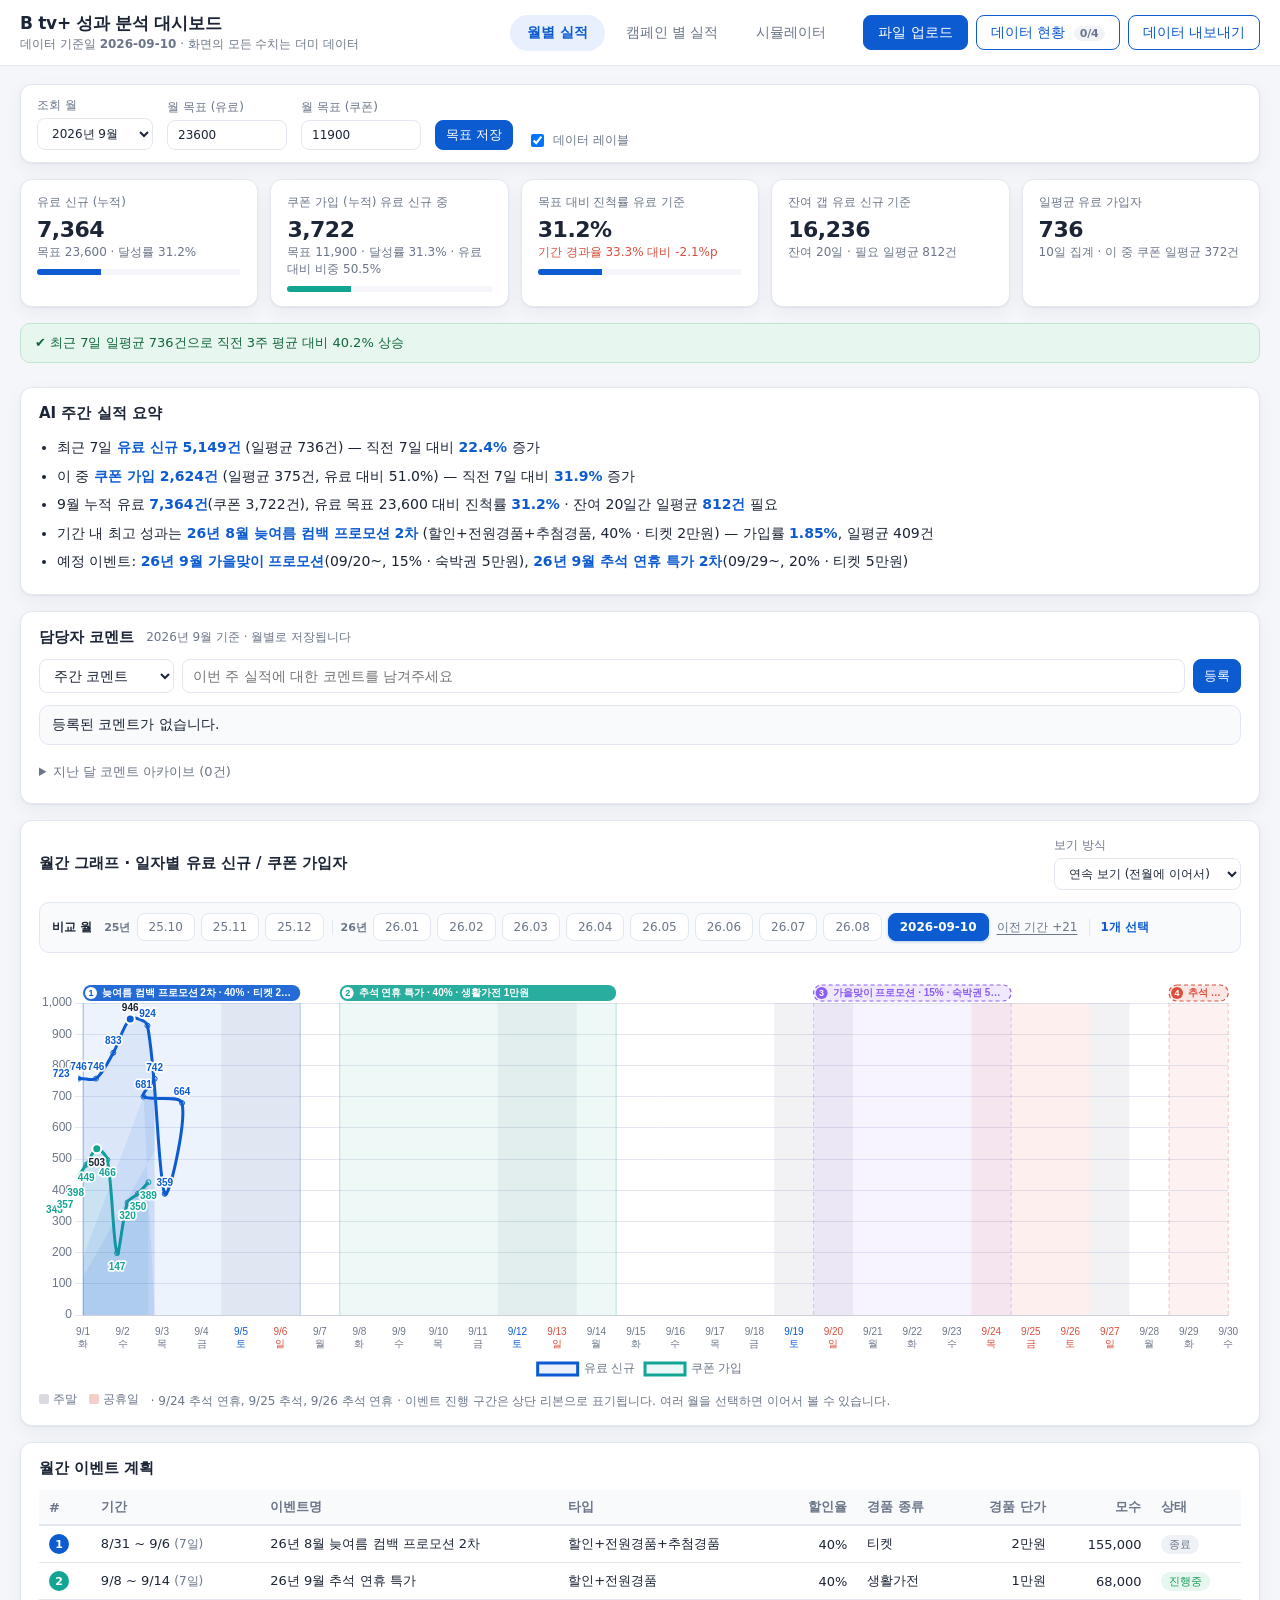
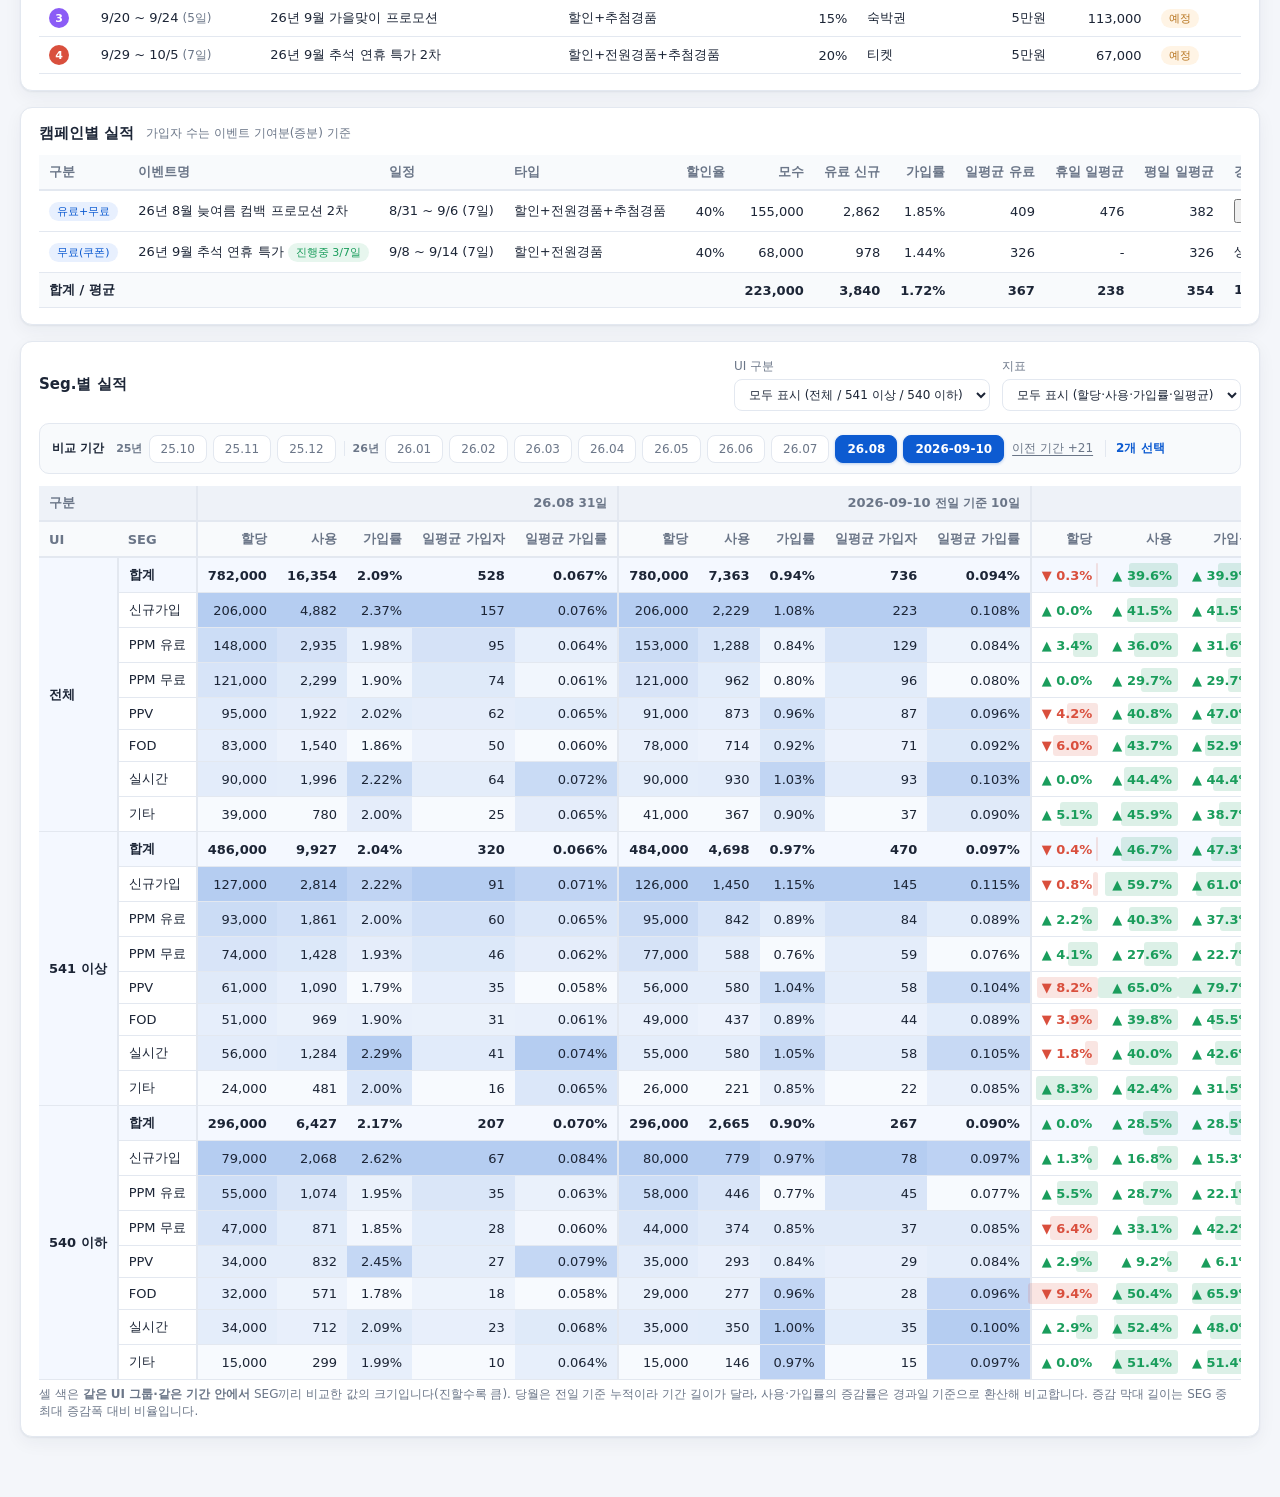
<file: btv-dashboard/index.html>
<!DOCTYPE html>
<html lang="ko">
<head>
  <meta charset="UTF-8">
  <meta name="viewport" content="width=device-width, initial-scale=1.0">
  <title>B tv+ 성과 분석 대시보드</title>
  <!-- 사내망에서 외부 요청이 막혀도 동작하도록 폰트·차트 라이브러리 모두 외부 의존 없이 구성 -->
  <link rel="stylesheet" href="style.css">
</head>
<body>
  <header class="topbar">
    <div class="brand">
      <strong>B tv+ 성과 분석 대시보드</strong>
      <span class="meta">데이터 기준일 <b id="asOf">2026-09-10</b> · 화면의 모든 수치는 더미 데이터</span>
    </div>
    <nav class="tabs" id="viewTabs">
      <button class="tab active" data-view="perf">월별 실적</button>
      <button class="tab" data-view="compare">캠페인 별 실적</button>
      <button class="tab" data-view="sim">시뮬레이터</button>
    </nav>
    <div class="actions">
      <label class="btn" for="csvInput">파일 업로드</label>
      <input type="file" id="csvInput" accept=".csv,.xlsx,.xls,text/csv" hidden>
      <button class="btn ghost" id="dataBtn">데이터 현황 <span class="badge" id="dataBadge">0/4</span></button>
      <button class="btn ghost" id="exportBtn">데이터 내보내기</button>
    </div>
  </header>

  <div id="uploadNote" class="upload-note" hidden></div>

  <main class="layout">
    <div class="views">
      <!-- 1. 현재 실적 파악 -->
      <section class="view active" id="view-perf">
        <div class="toolbar">
          <label>조회 월
            <select id="perfMonth"></select>
          </label>
          <label>월 목표 (유료)
            <input type="number" id="targetPaid" step="100">
          </label>
          <label>월 목표 (쿠폰)
            <input type="number" id="targetCoupon" step="100">
          </label>
          <button class="btn small" id="saveTarget">목표 저장</button>
          <label class="checkbox"><input type="checkbox" id="showLabels" checked> 데이터 레이블</label>
        </div>

        <div class="kpi-grid" id="perfKpis"></div>
        <div id="perfSignals"></div>

        <section class="card">
          <header class="card-head">
            <h2>AI 주간 실적 요약</h2>
          </header>
          <div id="weeklySummary" class="summary"></div>
        </section>

        <section class="card">
          <header class="card-head">
            <h2>담당자 코멘트</h2>
            <span class="hint" id="commentScope"></span>
          </header>
          <form class="comment-form" id="commentForm">
            <select id="commentKind">
              <option value="weekly">주간 코멘트</option>
              <option value="closing">월 마감 코멘트</option>
            </select>
            <input type="text" id="commentText" placeholder="이번 주 실적에 대한 코멘트를 남겨주세요" maxlength="300">
            <button class="btn small" type="submit">등록</button>
          </form>
          <ul class="comment-list" id="commentList"></ul>
          <details class="comment-archive">
            <summary>지난 달 코멘트 아카이브 <span id="archiveCount"></span></summary>
            <ul class="comment-list" id="archiveList"></ul>
          </details>
        </section>

        <section class="card">
          <header class="card-head">
            <h2>월간 그래프 · 일자별 유료 신규 / 쿠폰 가입자</h2>
            <div class="inline-filters">
              <label>보기 방식
                <select id="chartMode">
                  <option value="timeline">연속 보기 (전월에 이어서)</option>
                  <option value="overlay">겹쳐 보기 (월별 추이 비교)</option>
                </select>
              </label>
              <label id="overlaySeriesWrap" hidden>비교 계열
                <select id="overlaySeries">
                  <option value="paid">유료 신규</option>
                  <option value="coupon">쿠폰 가입</option>
                </select>
              </label>
            </div>
          </header>
          <div class="period-picker">
            <span class="hint">비교 월</span>
            <div class="chips" id="chartMonths"></div>
          </div>
          <div class="chart-wrap tall"><canvas id="monthChart"></canvas></div>
          <p class="hint" id="chartHint"></p>
        </section>

        <section class="card">
          <header class="card-head"><h2>월간 이벤트 계획</h2></header>
          <div class="table-wrap"><table id="eventPlanTable"></table></div>
        </section>

        <section class="card">
          <header class="card-head">
            <h2>캠페인별 실적</h2>
            <span class="hint">가입자 수는 이벤트 기여분(증분) 기준</span>
          </header>
          <div class="table-wrap"><table id="campaignTable"></table></div>
        </section>

        <section class="card">
          <header class="card-head">
            <h2>Seg.별 실적</h2>
            <div class="inline-filters">
              <label>UI 구분
                <select id="segUi"></select>
              </label>
              <label>지표
                <select id="segMetric"></select>
              </label>
            </div>
          </header>
          <div class="period-picker">
            <span class="hint">비교 기간</span>
            <div class="chips" id="segPeriods"></div>
          </div>
          <div class="table-wrap"><table id="segTable"></table></div>
          <p class="hint">셀 색은 <b>같은 UI 그룹·같은 기간 안에서</b> SEG끼리 비교한 값의 크기입니다(진할수록 큼). 당월은 전일 기준 누적이라 기간 길이가 달라, 사용·가입률의 증감률은 경과일 기준으로 환산해 비교합니다. 증감 막대 길이는 SEG 중 최대 증감폭 대비 비율입니다.</p>
        </section>
      </section>

      <!-- 2. 실적 비교 분석 -->
      <section class="view" id="view-compare">
        <section class="card">
          <header class="card-head">
            <h2>전체 이벤트 실적</h2>
            <span class="hint" id="allCount"></span>
            <button class="btn small" id="eventAdd">이벤트 직접 입력</button>
            <button class="btn small ghost" id="allReset">당월로 초기화</button>
          </header>
          <div class="filter-bar">
            <label>진행 년도<select id="f-year"><option value="">전체</option></select></label>
            <label>진행 월<select id="f-month"><option value="">전체</option></select></label>
            <label>이벤트 종류<select id="f-type"><option value="">전체</option></select></label>
            <label>할인율<select id="f-discount"><option value="">전체</option></select></label>
            <label>이벤트명<select id="f-name"><option value="">전체</option></select></label>
            <label>경품 방식<select id="f-method"><option value="">전체</option></select></label>
            <label>경품 유형<select id="f-form"><option value="">전체</option></select></label>
            <label>경품 종류<select id="f-kind"><option value="">전체</option></select></label>
          </div>
          <div class="ai-comment" id="allComment"></div>
          <div class="table-wrap scroll-y"><table id="allEventsTable"></table></div>
        </section>

        <section class="card">
          <header class="card-head">
            <h2>현재 ↔ 과거 이벤트 비교</h2>
            <div class="inline-filters">
              <label>기준 이벤트
                <select id="baseEvent"></select>
              </label>
              <label>비교 대상
                <select id="compareCount">
                  <option value="3">유사 이벤트 3건</option>
                  <option value="5">유사 이벤트 5건</option>
                  <option value="all">전체 평균</option>
                </select>
              </label>
              <button class="btn small ghost" id="onePagerOpen">원페이저</button>
            </div>
          </header>
          <div id="compareCards" class="kpi-grid"></div>
          <p class="hint" id="compareHint"></p>
          <div class="ai-comment" id="compareComment"></div>
          <div class="chart-wrap"><canvas id="compareChart"></canvas></div>
          <div class="table-wrap"><table id="compareTable"></table></div>
        </section>

        <section class="card">
          <header class="card-head">
            <h2>교차분석</h2>
            <div class="inline-filters">
              <label>분석 단위
                <select id="pivotUnit">
                  <option value="prize">경품 단위 (등급별 분해)</option>
                  <option value="event">이벤트 단위 (경품 합산)</option>
                </select>
              </label>
              <label>행 기준
                <select id="pivotRow"></select>
              </label>
              <label>열 기준
                <select id="pivotCol"></select>
              </label>
              <label>지표
                <select id="pivotMetric"></select>
              </label>
            </div>
          </header>
          <div class="ai-comment" id="pivotComment"></div>
          <div class="table-wrap"><table id="pivotTable"></table></div>
          <p class="hint" id="pivotHint"></p>
          <div class="drill" id="pivotDrill" hidden></div>
        </section>

        <section class="card">
          <header class="card-head">
            <h2>증분 효과 · 되돌림</h2>
            <span class="hint">이벤트가 실제로 끌어올린 순증분과, 종료 직후 수요가 꺼지는 폭</span>
          </header>
          <div class="kpi-grid" id="incrementalCards"></div>
          <div class="ai-comment" id="incrementalComment"></div>
        </section>

        <section class="card">
          <header class="card-head">
            <h2>전년 동기 비교</h2>
            <span class="hint" id="seasonBasis"></span>
          </header>
          <div class="ai-comment" id="seasonComment"></div>
          <div class="table-wrap"><table id="seasonTable"></table></div>
        </section>

        <section class="card">
          <header class="card-head">
            <h2>이벤트 데이 커브</h2>
            <div class="inline-filters">
              <label>비교 대상
                <select id="curveScope">
                  <option value="similar">기준 + 유사 이벤트</option>
                  <option value="type">같은 타입 전체</option>
                </select>
              </label>
              <label>계열
                <select id="curveSeries">
                  <option value="paid">유료 신규</option>
                  <option value="coupon">쿠폰 가입</option>
                </select>
              </label>
            </div>
          </header>
          <div class="chart-wrap"><canvas id="curveChart"></canvas></div>
          <div class="ai-comment" id="curveComment"></div>
        </section>

        <section class="card">
          <header class="card-head">
            <h2>예산 효율 · CAC</h2>
            <div class="inline-filters">
              <label>목표 CAC (원)
                <input type="number" id="targetCac" step="100" min="0">
              </label>
              <button class="btn small" id="saveCac">저장</button>
            </div>
          </header>
          <div class="kpi-grid" id="cacCards"></div>
          <div class="ai-comment" id="cacComment"></div>
          <div class="chart-wrap"><canvas id="cacChart"></canvas></div>
          <div class="table-wrap"><table id="cacTable"></table></div>
        </section>

        <section class="card">
          <header class="card-head">
            <h2>오퍼 시뮬레이터</h2>
            <span class="hint">과거 유사 이벤트 실적으로 예상 성과를 추정합니다</span>
          </header>
          <div class="filter-bar">
            <label>이벤트 타입<select id="simType"></select></label>
            <label>할인율<select id="simDiscount"></select></label>
            <label>경품 종류<select id="simKind"></select></label>
            <label>경품 단가<select id="simPrice"></select></label>
            <label>기간 (일)<input type="number" id="simDays" value="7" min="1" max="31"></label>
            <label>모수<input type="number" id="simPool" value="100000" step="1000"></label>
          </div>
          <div class="kpi-grid" id="simCards"></div>
          <div class="ai-comment" id="simComment"></div>
        </section>
      </section>

      <!-- 3. 시뮬레이터 (별도 앱으로 연결) -->
      <section class="view" id="view-sim">
        <section class="card landing-card">
          <h2>시뮬레이터</h2>
          <p>시뮬레이터는 별도 앱에서 운영됩니다. 아래 버튼으로 이동하세요.</p>
          <a class="btn" href="https://pg-apps.skbroadband.com/btvp-mkt-agt/" target="_blank" rel="noopener">시뮬레이터 열기</a>
          <p class="landing-url">https://pg-apps.skbroadband.com/btvp-mkt-agt/</p>
        </section>
      </section>
    </div>

    <!-- 이벤트 직접 입력 (운영 중 한 건씩 등록) -->
    <div class="modal" id="eventFormModal" hidden>
      <div class="modal-box">
        <header class="modal-head">
          <h2 id="eventFormTitle">이벤트 직접 입력</h2>
          <div class="modal-actions">
            <button class="btn small ghost" id="eventFormDelete" hidden>삭제</button>
            <button class="btn small" id="eventFormSave">저장</button>
            <button class="icon-btn" id="eventFormClose">×</button>
          </div>
        </header>
        <form class="event-form" id="eventForm">
          <p class="form-section">기본 정보</p>
          <div class="form-grid">
            <label>이벤트명 *<input type="text" id="ef-name" required></label>
            <label>구분<select id="ef-purpose"></select></label>
            <label>이벤트 종류<select id="ef-type"></select></label>
            <label>할인율 (%)<input type="number" id="ef-discount" min="0" max="100" value="0"></label>
            <label>쿠폰 정책번호 * <span class="hint">쉼표로 여러 개 · 실적은 이 번호로 매핑됩니다</span><input type="text" id="ef-policyIds" placeholder="CP1001, CP1002"></label>
            <label>쿠폰 정책명 <span class="hint">표시용 · 비우면 업로드한 파일에서 가져옵니다</span><input type="text" id="ef-policy"></label>
          </div>

          <p class="form-section">기간 <span class="hint">끊어서 진행했으면 구간을 추가하세요</span>
            <button type="button" class="btn small ghost" id="ef-addPeriod">구간 추가</button>
          </p>
          <div id="ef-periods"></div>

          <p class="form-section">실적 <span class="hint">비워두면 업로드한 raw에서 자동 집계합니다 · 모수는 쿠폰 할당 내역에서 자동으로 잡힙니다</span></p>
          <div class="form-grid">
            <label>유료 가입자 수<input type="number" id="ef-paid" min="0"></label>
            <label>쿠폰 가입자 수<input type="number" id="ef-coupon" min="0"></label>
            <label>응모자 수<input type="number" id="ef-entrants" min="0"></label>
          </div>

          <p class="form-section">경품 <span class="hint">등급별로 추가하세요</span>
            <button type="button" class="btn small ghost" id="ef-addPrize">경품 추가</button>
          </p>
          <div id="ef-prizes"></div>
          <p class="form-error" id="ef-error" hidden></p>
        </form>
      </div>
    </div>

    <!-- 업로드 체크리스트 (어떤 파일을 올렸는지 한눈에) -->
    <div class="modal" id="dataModal" hidden>
      <div class="modal-box">
        <header class="modal-head">
          <h2>데이터 현황</h2>
          <div class="modal-actions">
            <button class="btn small ghost" id="dataLogBtn">업로드 이력</button>
            <button class="btn small ghost" id="dataResetBtn">전체 초기화</button>
            <button class="icon-btn" id="dataClose">×</button>
          </div>
        </header>
        <div class="data-panel" id="dataBody"></div>
      </div>
    </div>

    <!-- 이벤트 원페이저 (보고용) -->
    <div class="modal" id="onePagerModal" hidden>
      <div class="modal-box">
        <header class="modal-head">
          <h2>이벤트 원페이저</h2>
          <div class="modal-actions">
            <button class="btn small ghost" id="onePagerCopy">복사</button>
            <button class="btn small ghost" id="onePagerPrint">인쇄</button>
            <button class="icon-btn" id="onePagerClose">×</button>
          </div>
        </header>
        <div class="onepager" id="onePagerBody"></div>
      </div>
    </div>

  </main>

  <script src="vendor/chart.umd.min.js"></script>
  <script src="vendor/xlsx.full.min.js"></script>
  <script src="js/data.js"></script>
  <script src="js/store.js"></script>
  <script src="js/charts.js"></script>
  <script src="js/perf.js"></script>
  <script src="js/compare.js"></script>
  <script src="js/eventform.js"></script>
  <script src="js/app.js"></script>
</body>
</html>
</file>
<file: btv-dashboard/style.css>
:root {
  --bg: #f4f6fa;
  --card: #ffffff;
  --line: #e3e8f0;
  --text: #1c2536;
  --muted: #6b7688;
  --brand: #0d5bd1;
  --brand-soft: #e8f0fe;
  --paid: #0d5bd1;
  --coupon: #12a594;
  --warn: #d94f3d;
  --good: #1a9d5c;
  --shadow: 0 1px 2px rgba(20, 32, 60, .06), 0 6px 18px rgba(20, 32, 60, .05);
}

* { box-sizing: border-box; }

/* .modal/.inline-filters label 등의 display 규칙이 hidden 속성을 덮지 않도록 */
[hidden] { display: none !important; }

body {
  margin: 0;
  font-family: 'Malgun Gothic', '맑은 고딕', AppleSDGothicNeo-Regular, 'Apple SD Gothic Neo', system-ui, sans-serif;
  background: var(--bg);
  color: var(--text);
  font-size: 14px;
}

/* ---------- 상단바 ---------- */
.topbar {
  position: sticky;
  top: 0;
  z-index: 30;
  display: flex;
  align-items: center;
  gap: 20px;
  flex-wrap: wrap;
  padding: 12px 20px;
  background: #fff;
  border-bottom: 1px solid var(--line);
}
.brand strong { display: block; font-size: 17px; letter-spacing: -.3px; }
.brand .meta { font-size: 12px; color: var(--muted); }
.tabs { display: flex; gap: 4px; margin-left: auto; }
.tab {
  border: 1px solid transparent;
  background: transparent;
  padding: 8px 16px;
  border-radius: 999px;
  cursor: pointer;
  font: inherit;
  color: var(--muted);
}
.tab:hover { background: var(--bg); }
.tab.active { background: var(--brand-soft); color: var(--brand); font-weight: 700; }
.actions { display: flex; gap: 8px; align-items: center; }

.btn {
  border: 1px solid var(--brand);
  background: var(--brand);
  color: #fff;
  padding: 8px 14px;
  border-radius: 8px;
  cursor: pointer;
  font: inherit;
  line-height: 1.2;
}
.btn:hover { filter: brightness(1.06); }
.btn.ghost { background: #fff; color: var(--brand); }
.btn.small { padding: 6px 10px; font-size: 13px; }
.icon-btn {
  border: none; background: transparent; cursor: pointer;
  font-size: 20px; line-height: 1; color: var(--muted); padding: 0 4px;
}

.upload-note {
  margin: 0; padding: 10px 20px;
  background: #fff9e6; border-bottom: 1px solid #f2e3b3; font-size: 13px;
}

/* ---------- 레이아웃 ---------- */
.layout { display: flex; align-items: flex-start; }
.views { flex: 1; padding: 18px 20px 60px; min-width: 0; }
.view { display: none; flex-direction: column; gap: 16px; }
.view.active { display: flex; }

.card {
  background: var(--card);
  border: 1px solid var(--line);
  border-radius: 12px;
  padding: 16px 18px;
  box-shadow: var(--shadow);
}
.card-head {
  display: flex; align-items: center; gap: 12px;
  flex-wrap: wrap; margin-bottom: 12px;
}
.card-head h2 { font-size: 15px; margin: 0; }
.hint { font-size: 12px; color: var(--muted); margin: 6px 0 0; }
.card-head .hint { margin: 0; }

.toolbar {
  display: flex; gap: 14px; align-items: flex-end; flex-wrap: wrap;
  background: #fff; border: 1px solid var(--line); border-radius: 12px;
  padding: 12px 16px; box-shadow: var(--shadow);
}
.toolbar label, .inline-filters label {
  display: flex; flex-direction: column; gap: 4px;
  font-size: 12px; color: var(--muted);
}
.toolbar label.checkbox { flex-direction: row; align-items: center; gap: 6px; }
.inline-filters { display: flex; gap: 12px; flex-wrap: wrap; margin-left: auto; }
select, input[type="text"], input[type="number"] {
  font: inherit; padding: 7px 10px; border: 1px solid var(--line);
  border-radius: 8px; background: #fff; color: var(--text);
}
input[type="number"] { width: 120px; }

/* ---------- KPI ---------- */
.kpi-grid {
  display: grid; gap: 12px;
  grid-template-columns: repeat(auto-fit, minmax(190px, 1fr));
}
.kpi {
  background: #fff; border: 1px solid var(--line); border-radius: 12px;
  padding: 14px 16px; box-shadow: var(--shadow);
}
.kpi .label { font-size: 12px; color: var(--muted); }
.kpi .value { font-size: 22px; font-weight: 700; margin: 6px 0 2px; letter-spacing: -.5px; }
.kpi .sub { font-size: 12px; color: var(--muted); }
.kpi .sub.good { color: var(--good); }
.kpi .sub.warn { color: var(--warn); }
.bar { height: 6px; border-radius: 999px; background: var(--bg); margin-top: 8px; overflow: hidden; }
.bar > span { display: block; height: 100%; background: var(--brand); }

.signal {
  display: flex; gap: 8px; align-items: center;
  padding: 10px 14px; border-radius: 10px; font-size: 13px; margin-bottom: 8px;
}
.signal.warn { background: #fdecea; border: 1px solid #f5c6c0; color: #9b2c1c; }
.signal.good { background: #e7f6ee; border: 1px solid #bfe5d0; color: #12673d; }

.ai-comment {
  display: flex; gap: 10px; align-items: flex-start;
  background: #f2f7ff; border: 1px solid #d6e4fb; border-left: 3px solid var(--brand);
  border-radius: 0 10px 10px 0; padding: 12px 14px; margin-bottom: 12px;
  font-size: 13px; line-height: 1.65;
}
.ai-comment::before {
  content: 'AI'; font-size: 10px; font-weight: 700; color: var(--brand); background: #fff;
  border: 1px solid #d6e4fb; border-radius: 4px; padding: 1px 5px; margin-top: 2px; flex-shrink: 0;
}
.ai-comment ul { margin: 0; padding: 0; list-style: none; flex: 1; display: grid; gap: 6px; }
.ai-comment li { display: flex; gap: 8px; align-items: baseline; }
.ai-comment li .k {
  flex-shrink: 0; width: 92px; color: var(--muted); font-size: 12px;
  border-right: 1px solid #d6e4fb; padding-right: 8px;
}
.ai-comment li.warn .k { color: var(--warn); border-color: #f5c6c0; }
.ai-comment b { color: var(--brand); }
.ai-comment em { font-style: normal; color: var(--warn); font-weight: 700; }

.filter-bar {
  display: grid; grid-template-columns: repeat(auto-fit, minmax(150px, 1fr)); gap: 10px;
  padding: 12px; background: #f8fafc; border: 1px solid var(--line);
  border-radius: 10px; margin-bottom: 12px;
}
.filter-bar label { display: flex; flex-direction: column; gap: 4px; font-size: 12px; color: var(--muted); }
.filter-bar select { width: 100%; }

.summary { font-size: 14px; line-height: 1.75; }
.summary ul { margin: 8px 0 0; padding-left: 18px; }
.summary li { margin-bottom: 4px; }
.summary b { color: var(--brand); }

/* ---------- 표 ---------- */
.chart-wrap { position: relative; height: 300px; }
.chart-wrap.tall { height: 420px; }
.table-wrap { overflow-x: auto; }
table { width: 100%; border-collapse: collapse; font-size: 13px; white-space: nowrap; }
th, td { padding: 8px 10px; border-bottom: 1px solid var(--line); text-align: right; }
th:first-child, td:first-child, th.left, td.left { text-align: left; }
thead th {
  position: sticky; top: 0; background: #f8fafc; color: var(--muted);
  font-weight: 700; border-bottom: 2px solid var(--line);
}
tbody tr:hover { background: #f9fbff; }
tfoot td { font-weight: 700; background: #f8fafc; }
td.num { font-variant-numeric: tabular-nums; }
.day-key { display: inline-flex; align-items: center; gap: 4px; margin-right: 8px; }
.day-key i { width: 10px; height: 10px; border-radius: 2px; display: inline-block; }
.day-key i.weekend { background: rgba(20, 32, 60, .16); }
.day-key i.holiday { background: rgba(217, 79, 61, .28); }

tr.expandable { cursor: pointer; }
tr.expandable:hover { background: #eef4ff; }
tr.expandable .caret { display: inline-block; width: 12px; color: var(--brand); font-size: 11px; }
tr.period-row td { background: #f8fafc; color: var(--muted); }
.period-no {
  display: inline-block; margin-left: 6px; padding: 1px 6px; border-radius: 4px;
  background: #fff; border: 1px solid var(--line); font-size: 11px;
}

.event-no {
  display: inline-flex; align-items: center; justify-content: center;
  width: 20px; height: 20px; border-radius: 50%;
  color: #fff; font-size: 11px; font-weight: 700;
}
.tag {
  display: inline-block; padding: 2px 8px; border-radius: 999px;
  background: var(--brand-soft); color: var(--brand); font-size: 11px;
}
.tag.done { background: #eef1f5; color: var(--muted); }
.tag.live { background: #e7f6ee; color: var(--good); }
.tag.plan { background: #fff4e5; color: #b5711a; }
.delta.up { color: var(--good); }
.delta.down { color: var(--warn); }

/* ---------- 기간 선택 ---------- */
.period-picker {
  display: flex; align-items: center; gap: 12px; flex-wrap: wrap;
  padding: 10px 12px; margin-bottom: 12px;
  background: #f8fafc; border: 1px solid var(--line); border-radius: 10px;
}
.period-picker > .hint {
  margin: 0; flex-shrink: 0; font-size: 12px; font-weight: 700; color: var(--text);
}
.period-picker .chips { display: flex; gap: 6px; flex-wrap: wrap; align-items: center; }

.chip {
  border: 1px solid var(--line); background: #fff; color: var(--muted);
  border-radius: 8px; padding: 6px 11px;
  font: inherit; font-size: 12px; font-variant-numeric: tabular-nums;
  cursor: pointer; transition: background .12s, border-color .12s, color .12s;
}
.chip:hover { border-color: #b9cdf0; background: #f2f7ff; color: var(--brand); }
.chip.on {
  background: var(--brand); border-color: var(--brand); color: #fff; font-weight: 700;
  box-shadow: 0 1px 3px rgba(13, 91, 209, .28);
}
.chip.on:hover { background: #0a4cb0; border-color: #0a4cb0; color: #fff; }

/* 연도가 바뀌는 지점에 구분선을 둬 3개년이 섞여도 읽힌다 */
.chip-year {
  font-size: 11px; color: var(--muted); font-weight: 700;
  padding-left: 8px; margin-left: 2px; border-left: 1px solid var(--line);
}
.chips .chip-year:first-child { border-left: none; padding-left: 0; margin-left: 0; }
.chip.toggle {
  border: none; background: none; color: var(--muted);
  text-decoration: underline; text-underline-offset: 3px; padding: 6px 2px;
}
.chip.toggle:hover { background: none; color: var(--brand); }
.chip-count {
  font-size: 12px; color: var(--brand); font-weight: 700; flex-shrink: 0;
  padding-left: 10px; margin-left: 4px; border-left: 1px solid var(--line);
}
.memo-input {
  width: 160px; padding: 4px 8px; font: inherit; font-size: 12px;
  border: 1px solid transparent; border-radius: 6px; background: #f8fafc;
}
.memo-input:focus { border-color: var(--brand); background: #fff; outline: none; }
tr.total-row td { font-weight: 700; background: #f4f8ff; }
tr.delta-row td { background: #fafbfd; font-size: 12px; }
td.ui-cell { vertical-align: middle; font-weight: 700; background: #f8fafc; border-right: 2px solid var(--line); }
th.group-start, td.group-start { border-left: 2px solid var(--line); }
/* 컬럼이 35개라 그룹 구분 · 줄무늬 · 정렬로 읽는 지점을 잡아준다 */
.table-wrap.scroll-y { max-height: 520px; overflow-y: auto; }
#allEventsTable thead tr:first-child th { top: 0; z-index: 3; }
#allEventsTable thead tr:nth-child(2) th { top: 34px; z-index: 2; }
#allEventsTable th.grp { text-align: center; font-size: 12px; letter-spacing: .5px; }
#allEventsTable th.grp-0 { background: #e7eefa; color: #24457c; }
#allEventsTable th.grp-1 { background: #f1f5fa; color: #445068; }
#allEventsTable tbody tr:nth-child(even) { background: #fbfcfe; }
#allEventsTable tbody tr:hover { background: #eef4ff; }
#allEventsTable th.sortable { cursor: pointer; user-select: none; }
#allEventsTable th.sortable:hover { color: var(--brand); }
#allEventsTable th.sorted { color: var(--brand); background: #e7eefa; }

td.delta-cell { position: relative; }
td.delta-cell::before {
  content: ''; position: absolute; right: 4px; top: 5px; bottom: 5px;
  width: var(--bar, 0%); background: currentColor; opacity: .15; border-radius: 3px;
}
td.delta-cell.up { color: var(--good); }
td.delta-cell.down { color: var(--warn); }
td.delta-cell .delta-val { position: relative; font-weight: 700; }

/* 2단 헤더라 두 행이 같은 위치에 고정되면 겹친다 */
#segTable thead th { position: static; }
#segTable thead tr:first-child th { background: #eef2f8; }

/* ---------- 코멘트 ---------- */
.comment-form { display: flex; gap: 8px; }
.comment-form input { flex: 1; }
.comment-list { list-style: none; margin: 12px 0 0; padding: 0; display: grid; gap: 8px; }
.comment-list li {
  display: flex; gap: 10px; align-items: flex-start;
  background: #f8fafc; border: 1px solid var(--line); border-radius: 10px; padding: 10px 12px;
}
.comment-list .who { font-weight: 700; font-size: 12px; }
.comment-list .when { font-size: 11px; color: var(--muted); margin-left: 6px; }
.comment-list p { margin: 4px 0 0; font-size: 13px; }
.comment-list .body { flex: 1; }
.comment-list li.closing { background: #fff8ec; border-color: #f0d5ae; }
.comment-archive { margin-top: 12px; }
.comment-archive summary { cursor: pointer; font-size: 13px; color: var(--muted); padding: 6px 0; }
.comment-archive summary:hover { color: var(--brand); }
.comment-archive .comment-list { margin-top: 8px; }

.landing-card { text-align: center; padding: 56px 24px; }
.landing-card h2 { margin: 0 0 10px; font-size: 20px; }
.landing-card p { color: var(--muted); font-size: 14px; margin: 0 0 20px; }
.landing-card .btn { display: inline-block; text-decoration: none; padding: 11px 22px; font-size: 15px; }
.landing-url { font-size: 12px; color: var(--muted); margin: 16px 0 0 !important; word-break: break-all; }

/* 교차분석 드릴다운 · 표본 신뢰도 */
td.drillable { cursor: pointer; }
td.drillable:hover { outline: 2px solid var(--brand); outline-offset: -2px; }
td.thin { opacity: .55; }
td .range { font-size: 10px; color: var(--muted); }
.drill {
  margin-top: 12px; border: 1px solid var(--brand); border-radius: 10px;
  background: #f7faff; padding: 12px;
}
.drill-head { display: flex; align-items: center; gap: 10px; margin-bottom: 8px; }
.drill-head .hint { margin-right: auto; }

/* 원페이저 모달 */
.modal {
  position: fixed; inset: 0; z-index: 60; display: flex; align-items: center; justify-content: center;
  background: rgba(20, 32, 60, .45); padding: 24px;
}
.modal-box {
  background: #fff; border-radius: 14px; width: min(720px, 100%); max-height: 90vh;
  overflow: auto; box-shadow: 0 20px 60px rgba(20, 32, 60, .25);
}
.modal-head {
  display: flex; align-items: center; justify-content: space-between;
  padding: 14px 18px; border-bottom: 1px solid var(--line); position: sticky; top: 0; background: #fff;
}
.modal-head h2 { margin: 0; font-size: 16px; }
.modal-actions { display: flex; gap: 6px; align-items: center; }
/* 업로드 체크리스트 */
.badge {
  display: inline-block; min-width: 30px; padding: 1px 6px; margin-left: 4px;
  border-radius: 999px; font-size: 11px; font-weight: 700; letter-spacing: -.2px;
}
.badge.ok { background: #e3f4ea; color: #1b7a44; }
.badge.part { background: #fff2d6; color: #9a6a00; }
.badge.none { background: #f1f3f7; color: #6b7590; }
.data-panel { padding: 16px 20px 22px; }
.data-panel .panel-lead { margin: 0 0 12px; }
table.data-check { width: 100%; border-collapse: collapse; }
table.data-check td { padding: 11px 8px; border-bottom: 1px solid var(--line); vertical-align: top; }
table.data-check tr:last-child td { border-bottom: 0; }
table.data-check td.mark { width: 26px; text-align: center; font-size: 15px; font-weight: 700; color: #b9c0d0; }
table.data-check tr.done td.mark { color: #1b7a44; }
table.data-check tr.todo td.mark { color: #d08700; }
table.data-check tr.todo { background: #fffaf0; }
table.data-check { table-layout: fixed; }
table.data-check td.status { width: 25%; }
table.data-check td.status .warn { color: #c4491f; font-weight: 700; }
table.data-check td.acts { width: 150px; }
table.data-check .acts-wrap { display: flex; flex-wrap: wrap; gap: 4px; justify-content: flex-end; }
table.data-check .hint { display: block; margin-top: 2px; }

.policy-check {
  margin: 12px 0 10px; padding: 10px 12px; border-radius: 8px;
  background: #f6f8fc; border: 1px solid var(--line); font-size: 12px; color: var(--muted);
}
.policy-check p { margin: 0 0 4px; }
.policy-check p:last-child { margin-bottom: 0; }
.policy-check .warn { color: #c4491f; font-weight: 700; }

/* 직접 입력 폼 */
.event-form { padding: 18px 22px 26px; }
.form-section {
  display: flex; align-items: center; gap: 10px; flex-wrap: wrap;
  margin: 20px 0 10px; font-size: 13px; font-weight: 700; color: var(--text);
  padding-bottom: 6px; border-bottom: 1px solid var(--line);
}
.form-section:first-child { margin-top: 0; }
.form-section .hint { margin: 0; font-weight: 400; }
.form-section .btn { margin-left: auto; }
.form-grid { display: grid; grid-template-columns: repeat(auto-fit, minmax(160px, 1fr)); gap: 10px; }
.form-grid label, .form-row label { display: flex; flex-direction: column; gap: 4px; font-size: 12px; color: var(--muted); }
.form-row {
  display: grid; grid-template-columns: repeat(auto-fit, minmax(110px, 1fr)) 32px; gap: 8px;
  align-items: end; padding: 10px; margin-bottom: 8px;
  background: #f8fafc; border: 1px solid var(--line); border-radius: 8px;
}
.form-row .row-remove { align-self: center; }
.row-edit {
  border: 1px solid var(--line); background: #fff; color: var(--muted);
  border-radius: 5px; padding: 0 5px; margin-left: 4px; cursor: pointer; font-size: 11px;
}
.row-edit:hover { border-color: var(--brand); color: var(--brand); }
.form-error { color: var(--warn); font-size: 13px; margin: 14px 0 0; font-weight: 700; }

.onepager { padding: 20px 24px 28px; }
.onepager h3 { margin: 0 0 4px; font-size: 18px; }
.onepager-sub { margin: 0 0 16px; color: var(--muted); font-size: 13px; }
.onepager-table { width: 100%; white-space: normal; }
.onepager-table th { width: 140px; color: var(--muted); font-weight: 700; vertical-align: top; background: #f8fafc; }
.onepager-table th, .onepager-table td { padding: 9px 12px; border-bottom: 1px solid var(--line); }
.onepager-foot { margin: 16px 0 0; font-size: 11px; color: var(--muted); }

@media print {
  body > *:not(.layout), .topbar, .views { display: none !important; }
  .modal { position: static; background: none; padding: 0; display: block; }
  .modal-box { box-shadow: none; max-height: none; width: 100%; }
  .modal-actions { display: none; }
}

@media (max-width: 720px) {
  .topbar { gap: 10px; }
  .tabs { width: 100%; margin-left: 0; overflow-x: auto; }
  .inline-filters { margin-left: 0; }
}
</file>
